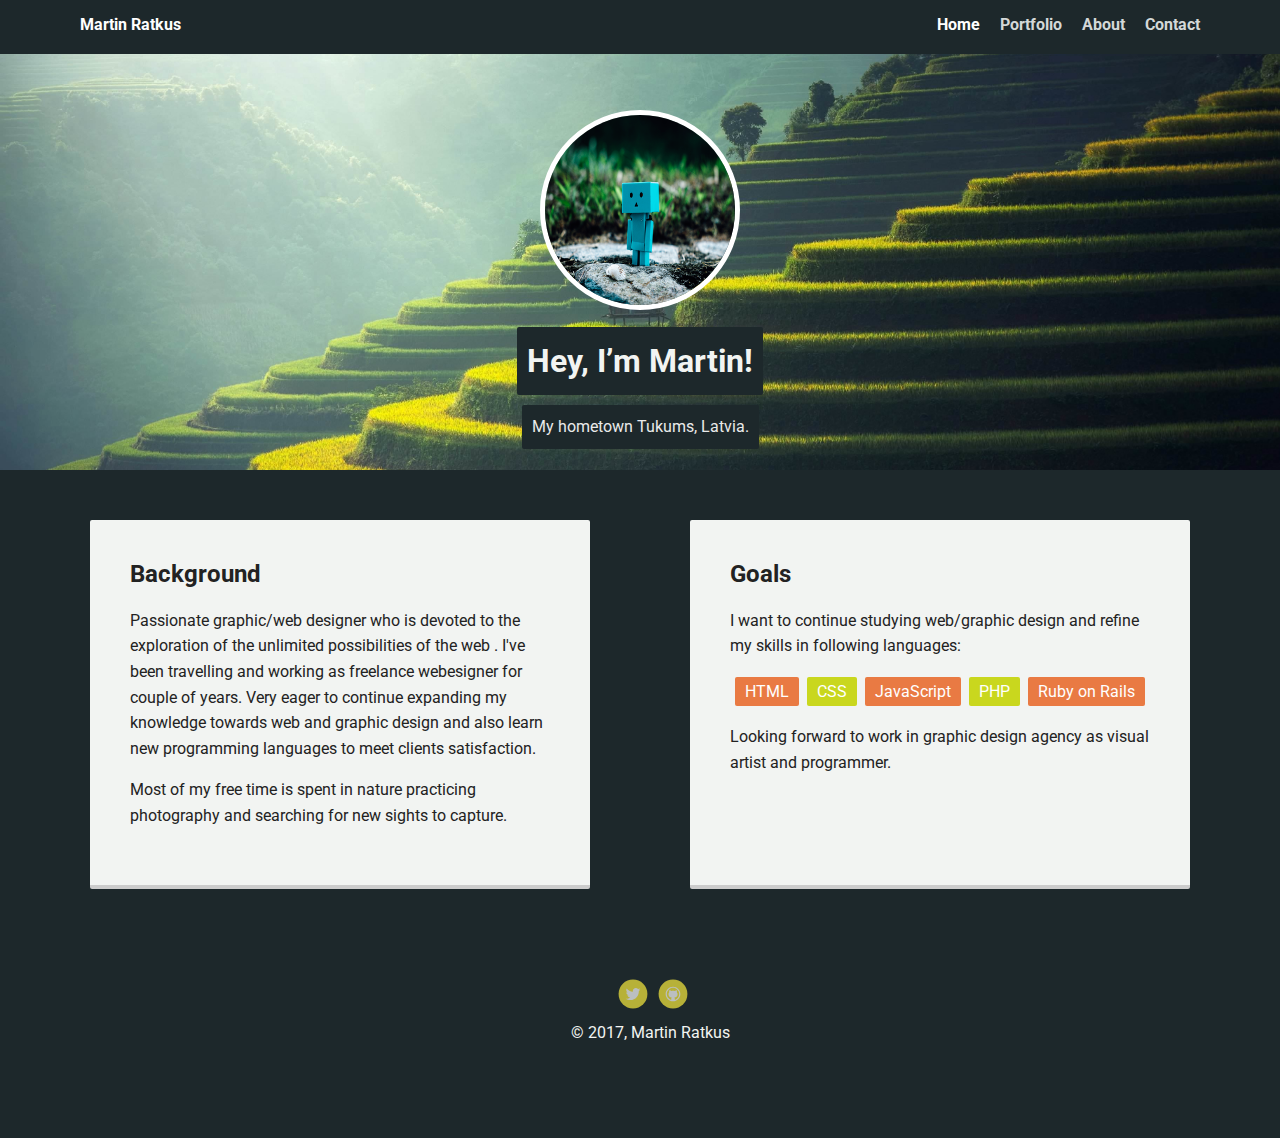
<file: index.html>
<!doctype html>
<html lang="en">
<head>
  <meta charset="utf-8">
  <title>Martin Ratkus Profile</title>
  <meta name="viewport" content="width=device-width, initial-scale=1.0">
  <link rel="stylesheet" href="styles.css">
  <link href="https://fonts.googleapis.com/css?family=Muli%7CRoboto:400,300,500,700,900" rel="stylesheet"></head>
  <body>

    <div class="main-nav">
        <ul class="nav">
          <li class="name">Martin Ratkus</li>
          <li><a href="index.html" id="home-button">Home</a></li>
          <li><a href="portfolio.html">Portfolio</a></li>
          <li><a href="about.html">About</a></li>
          <li><a href="contact.html">Contact</a></li>
        </ul>
    </div>

    <header>
      <img src="images/mr-robot.png" alt="Picture of cute little robot"  class="profile-image">
      <h1 class="tag name">Hey, I’m Martin!</h1>
      <p class="tag location">My hometown Tukums, Latvia.</p>
    </header>

    <main class="flex">
      <div class="card">
        <h2>Background</h2>
        <p>Passionate graphic&sol;web designer who is devoted to the exploration of the unlimited possibilities of the web . I've been travelling and working as freelance webesigner for couple of years. Very eager to continue expanding my knowledge towards web and graphic design and also learn new programming languages to meet clients satisfaction.</p>
        <p>Most of my free time is spent in nature practicing photography and searching for new sights to capture.</p>
      </div>

      <div class="card">
        <h2>Goals</h2>
        <p>I want to continue studying web&sol;graphic design and refine my skills in following languages:</p>
        <ul class="skills">
          <li>HTML</li>
          <li>CSS</li>
          <li>JavaScript</li>
          <li>PHP</li>
          <li>Ruby on Rails</li>
        </ul>
        <p>Looking forward to work in graphic design agency as visual artist and programmer.</p>
      </div>

    </main>
    <footer>
      <ul>
        <li><a href="https://twitter.com/Illustrate4days" target="_blank" class="social twitter">Twitter</a></li>
        <li><a href="https://github.com/martins92" target="_blank" class="social github">Github</a></li>
      </ul>
      <p class="copyright">&copy; 2017, Martin Ratkus</p>
    </footer>
  </body>
  </html>
</file>
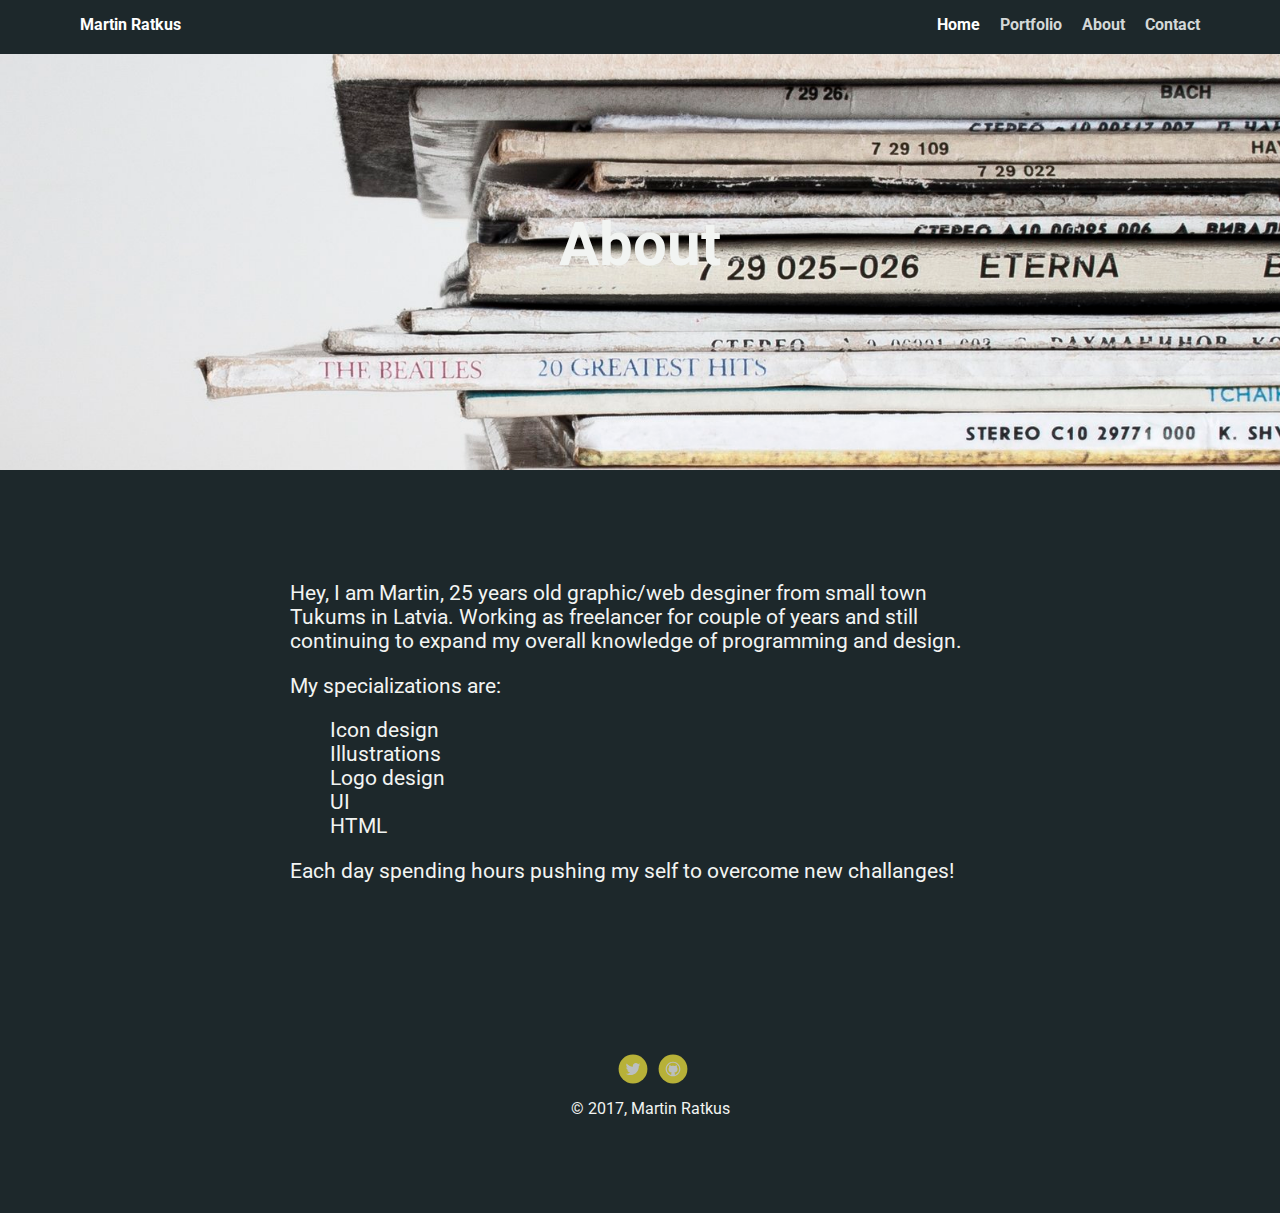
<file: about.html>
<!doctype html>
<html lang="en">
<head>
  <meta charset="utf-8">
  <title>Martin Ratkus Profile</title>
  <meta name="viewport" content="width=device-width, initial-scale=1.0">
  <link rel="stylesheet" href="styles.css">
  <link href="https://fonts.googleapis.com/css?family=Muli%7CRoboto:400,300,500,700,900" rel="stylesheet"></head>
  <body>

    <div class="main-nav">
        <ul class="nav">
          <li class="name">Martin Ratkus</li>
          <li><a href="index.html" id="home-button">Home</a></li>
          <li><a href="portfolio.html">Portfolio</a></li>
          <li><a href="about.html">About</a></li>
          <li><a href="contact.html">Contact</a></li>
        </ul>
    </div>

    <header id="about-image">
      <h1 class="about-name">About</h1>
    </header>

    <section class="flex">

      <div id="about">

        <p>Hey, I am Martin, 25 years old graphic&sol;web desginer from small town Tukums in Latvia. Working as freelancer for couple of years and still continuing to expand my overall knowledge of programming and design.</p>
        <p>My specializations are:</p>
          <ul>
            <li>Icon design</li>
            <li>Illustrations</li>
            <li>Logo design</li>
            <li>UI</li>
            <li>HTML</li>
          </ul>
        <p>Each day spending hours pushing my self to overcome new challanges!</p>

      </div>

    </section>
    <footer>
      <ul>
        <li><a href="https://twitter.com/Illustrate4days" target="_blank" class="social twitter">Twitter</a></li>
        <li><a href="https://github.com/martins92" target="_blank" class="social github">Github</a></li>
      </ul>
      <p class="copyright">&copy; 2017, Martin Ratkus</p>
    </footer>
  </body>
  </html>
</file>
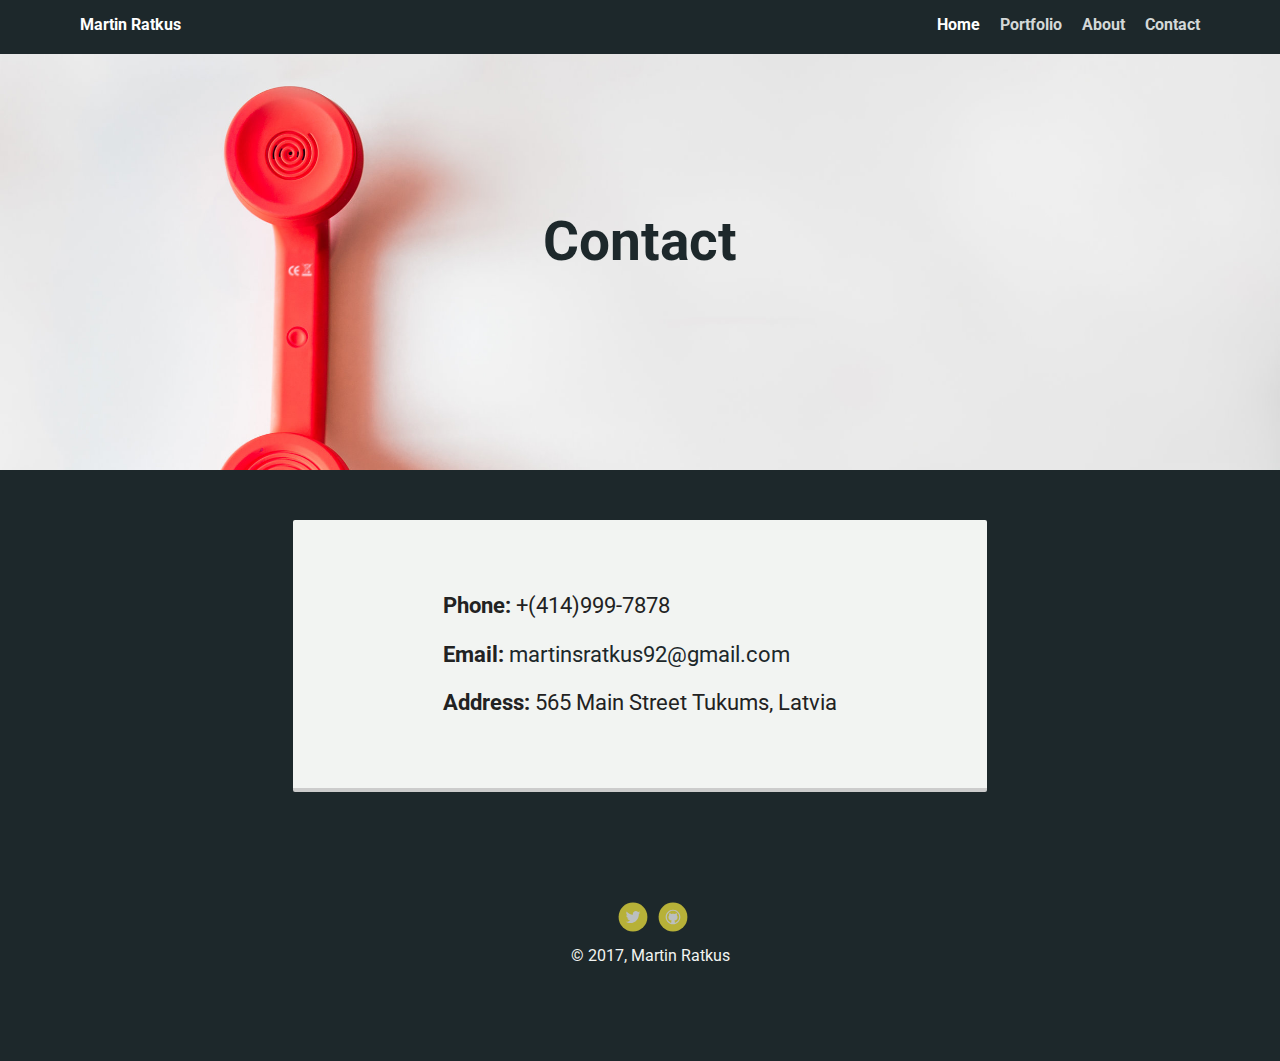
<file: contact.html>
<!doctype html>
<html lang="en">
<head>
  <meta charset="utf-8">
  <title>Martin Ratkus Profile</title>
  <meta name="viewport" content="width=device-width, initial-scale=1.0">
  <link rel="stylesheet" href="styles.css">
  <link href="https://fonts.googleapis.com/css?family=Muli%7CRoboto:400,300,500,700,900" rel="stylesheet"></head>
  <body>

    <div class="main-nav">
        <ul class="nav">
          <li class="name">Martin Ratkus</li>
          <li><a href="index.html" id="home-button">Home</a></li>
          <li><a href="portfolio.html">Portfolio</a></li>
          <li><a href="about.html">About</a></li>
          <li><a href="contact.html">Contact</a></li>
        </ul>
    </div>

    <header id="contact-image">
      <h1 class="contact-name">Contact</h1>
    </header>

    <section class="flex">

      <div id="contact-information">
        <p><strong>Phone:</strong> &plus;&lpar;414&rpar;999-7878</p>
        <p><strong>Email:</strong> <a href="mailto:martinsratkus92@gmail.com?subject=Hi%20there!" id="email">martinsratkus92@gmail.com</a></p>
        <p><strong>Address:</strong> 565 Main Street Tukums, Latvia</p>
      </div>

    </section>
    <footer>
      <ul>
        <li><a href="https://twitter.com/Illustrate4days" target="_blank" class="social twitter">Twitter</a></li>
        <li><a href="https://github.com/martins92" target="_blank" class="social github">Github</a></li>
      </ul>
      <p class="copyright">&copy; 2017, Martin Ratkus</p>
    </footer>
  </body>
  </html>
</file>
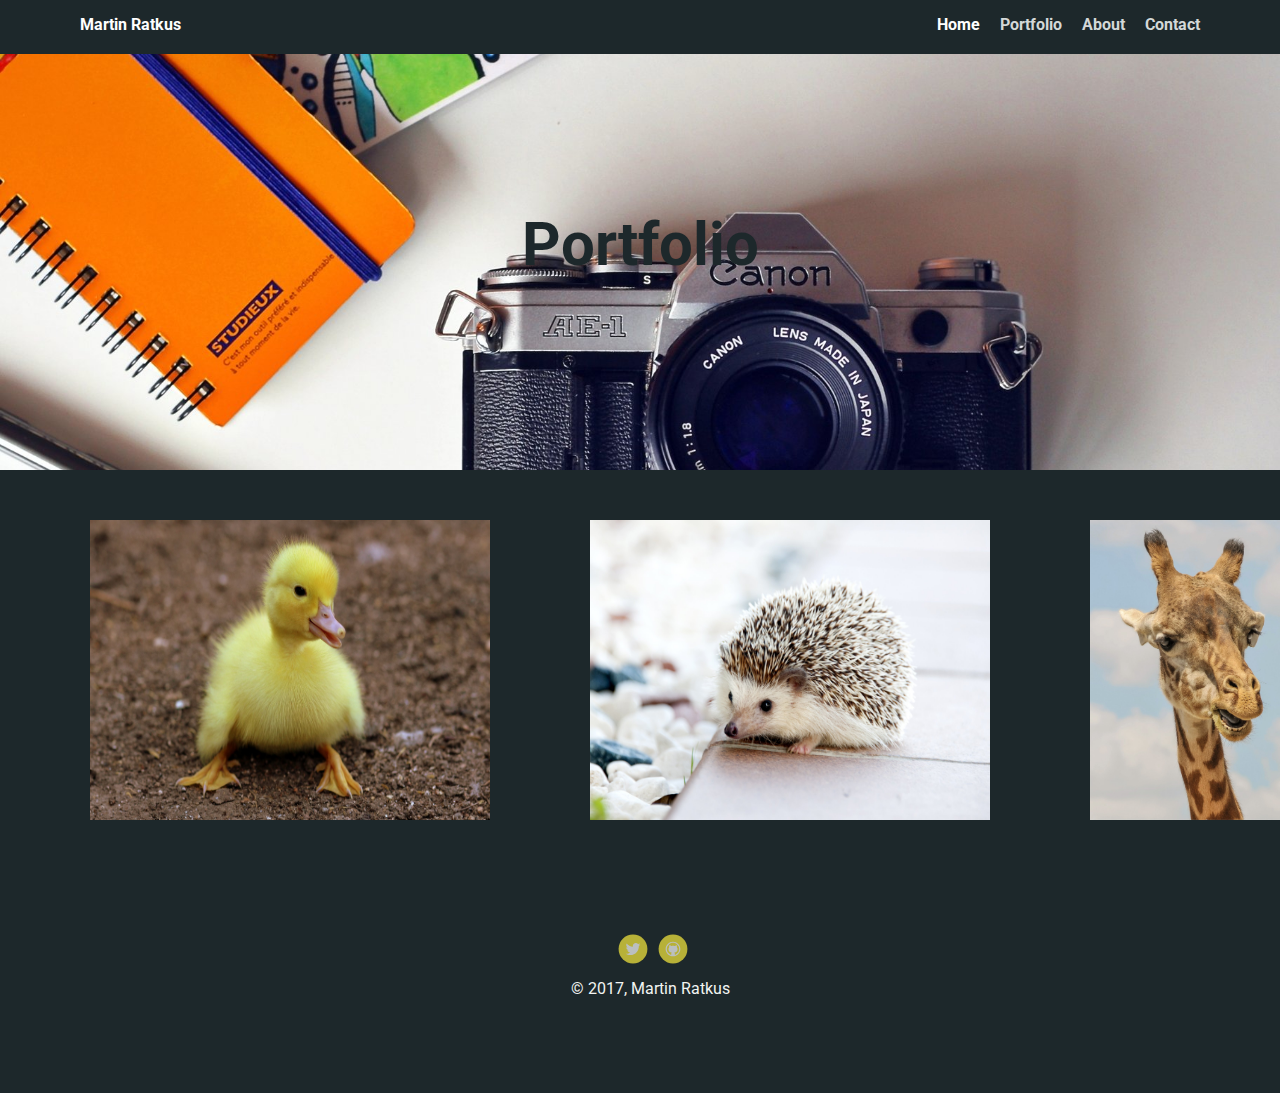
<file: portfolio.html>
<!doctype html>
<html lang="en">
<head>
  <meta charset="utf-8">
  <title>Martin Ratkus Profile</title>
  <meta name="viewport" content="width=device-width, initial-scale=1.0">
  <link rel="stylesheet" href="styles.css">
  <link href="https://fonts.googleapis.com/css?family=Muli%7CRoboto:400,300,500,700,900" rel="stylesheet"></head>
  <body>

    <div class="main-nav">
        <ul class="nav">
          <li class="name">Martin Ratkus</li>
          <li><a href="index.html" id="home-button">Home</a></li>
          <li><a href="portfolio.html">Portfolio</a></li>
          <li><a href="about.html">About</a></li>
          <li><a href="contact.html">Contact</a></li>
        </ul>
    </div>

    <header id="portfolio-image">
      <h1 class="portfolio-name">Portfolio</h1>
    </header>

    <section class="flex">

      <figure class="portfolio">
        <a href="images/duckling.jpg" target="_blank">
          <img src="images/duckling.jpg" alt="Picture of the cute duckling" width="400" height="300">
        </a>
      </figure>

      <figure class="portfolio">
        <a href="images/hedgehog.jpg" target="_blank">
          <img src="images/hedgehog.jpg" alt="Picture of the hedgehog" width="400" height="300">
        </a>
      </figure>

      <figure class="portfolio">
        <a href="images/giraffe.jpg" target="_blank">
          <img src="images/giraffe.jpg" alt="Picture of the giraffe" width="400" height="300">
        </a>
      </figure>

    </section>
    <footer>
      <ul>
        <li><a href="https://twitter.com/Illustrate4days" target="_blank" class="social twitter">Twitter</a></li>
        <li><a href="https://github.com/martins92" target="_blank" class="social github">Github</a></li>
      </ul>
      <p class="copyright">&copy; 2017, Martin Ratkus</p>
    </footer>
  </body>
  </html>
</file>
<file: styles.css>
/* Global Layout Set-up */
* {
  box-sizing: border-box;
}

body {
  margin: 0;
  padding: 0;
  text-align: center;
  font-family: 'Roboto', sans-serif;
  color: #222;
  background: #1d282b;
}
/* Link Styles */

a {
  text-decoration: none;
  color: #d4d8d8;
}
a:hover {
  color: #fff;
}

/* Section Styles */

.main-nav {
  width: 100%;
  background: #1d282b;
  min-height: 30px;
  padding: 10px;
  position: fixed;
  text-align: center;
}
.nav {
  display: flex;
  justify-content: space-around;
  font-weight: 700;
  list-style-type: none;
  margin: 0 auto;
  padding: 0;
}

.nav .name {
    display: block;
    margin-right: auto;
    color: white;
}
.nav li {
  padding: 5px 10px 10px 10px;
}
.nav a {
  transition: all .5s;
}
.nav a:hover {
  color: white
}

header {
  text-align: center;
  background: url('images/paddy-field.jpg') no-repeat top center ;
  background-size: cover;
  overflow: hidden;
  padding-top: 60px;
}
header {
  line-height: 1.5;
}
header .profile-image {
  margin-top: 50px;
  width: 200px;
  height: 200px;
  border-radius: 50%;
  border: 5px solid white;
  transition: all .3s;
}
header .profile-image:hover {
  transform: scale(1.1) rotate(7deg);
}
.tag {
  background-color: #1d282b;
  color: #f2f4f2;
  padding: 10px;
  border-radius: 2px;
  display: table;
  margin: 10px auto;
}
.location {
  background-color: #1d282b;
  color: #eaeaea;
}
.card {
  margin: 30px;
  padding: 20px 40px 40px;
  max-width: 500px;
  text-align: left;
  background: #f2f4f2;
  border-bottom: 4px solid #ccc;
  border-radius: 2px;
  transition: all .5s;
}
.card:hover {
  border-color: #d6d724;
  background: #fff;
}

ul.skills {
  padding: 0;
  text-align: center;
}

.skills li {
  border-radius: 2px;
  display: inline-block;
  background: #c9d71e;
  color: white;
  padding: 5px 10px;
  margin: 2px;
  transition: all .5s;
}

.skills li:hover {
  background: #c1c60a;
}

.skills li:nth-child(odd) {
  background: #e97a43;
}

.skills li:nth-child(odd):hover {
  background: #d65e29;
}

footer {
  width: 100%;
  min-height: 30px;
  padding: 20px 0 40px 20px;
}

footer .copyright {
  top: -8px;
  font-size: .75em;
  color: #f2f4f2;
}

footer ul {
  list-style-type: none;
  margin: 0;
  padding: 0;
}

footer ul li {
  display: inline-block;
}

a.social {
  display: inline-block;
  text-indent: -9999px;
  margin-left: 5px;
  width: 30px;
  height: 30px;
  background-size: 30px 30px;
  opacity: .7;
  transition: all .5s;
}
a.twitter {
  background-image: url(images/twitter.svg);
}

a.github {
  background-image: url(images/github.svg);
}
a.social:hover {
  opacity: 1;
}
.clearfix {
  clear: both;
}

/*Styke for home button*/

#home-button {
  color: white;
}

/*Styles for portfolio page*/

.portfolio {
    margin: 50px 50px;
    align-content: center;
    float: left;
    display: block;
    width: 35%;
    transition: all .5s ease-in-out;
}
.portfolio:hover {
  transform: scale(1.1);
}

.portfolio-name {
  color: #1d282b;
  padding: 10px;
  border-radius: 2px;
  display: table;
  margin: 130px auto;
  font-size: 60px;
}

#portfolio-image {
  background: url('images/camera.jpg') no-repeat top center;
  background-size: cover;
  overflow: hidden;
}

/*Styles for about page*/

ul {
  list-style-type: none;
}

.about-name {
  color: #f2f4f2;
  padding: 10px;
  border-radius: 2px;
  display: table;
  margin: 130px auto;
  font-size: 60px;
}

#about-image {
  background: url('images/pile.jpg') no-repeat top center;
  background-size: cover;
  overflow: hidden;
}

#about {
  margin: 50px;
  padding: 40px 100px;
  max-width: 900px;
  text-align: left;
  color: #f2f4f2;
  font-size: 1.3em;
  transition: all .5s;
}

#about:hover {
  background: #f2f4f2;
  color:#1d282b;
}

/* Styles for contact page*/

.contact-name {
  color: #1d282b;
  padding: 10px;
  border-radius: 2px;
  display: table;
  margin: 130px auto;
  font-size: 55px;
}
#contact-image {
  background: url('images/contact.jpg') no-repeat top center;
  background-size: cover;
  overflow: hidden;
}
#contact-information {
  margin: 50px;
  padding: 50px 150px;
  max-width: 700px;
  text-align: left;
  font-size: 1.4em;
  background: #f2f4f2;
  border-bottom: 4px solid #ccc;
  border-radius: 2px;
  transition: all .5s;
}

#contact-information:hover {
  border-color: #d6d724;
  background: #fff;
}

#email {
  color: #1d282b;
}
#email:hover {
  color: #f9eb3e;
}

/* Styles for larger screens */
@media screen and (min-width: 720px) {

  .flex {
      display: -ms-flexbox;      /* TWEENER - IE 10 */
      display: flex;
      max-width: 1200px;
      -ms-flex-pack: distribute;
      justify-content: space-around;
      margin: 0 auto;
  }

  header {
    min-height: 470px;
  }

  .nav {
    max-width: 1200px;
    padding: 0 30px;
  }


  main {
    padding-top: 20px;
  }

  main p {
    line-height: 1.6em;
  }

  footer {
    font-size: 1.3em;
    max-width: 1200px;
    margin: 40px auto;
  }

}
</file>
